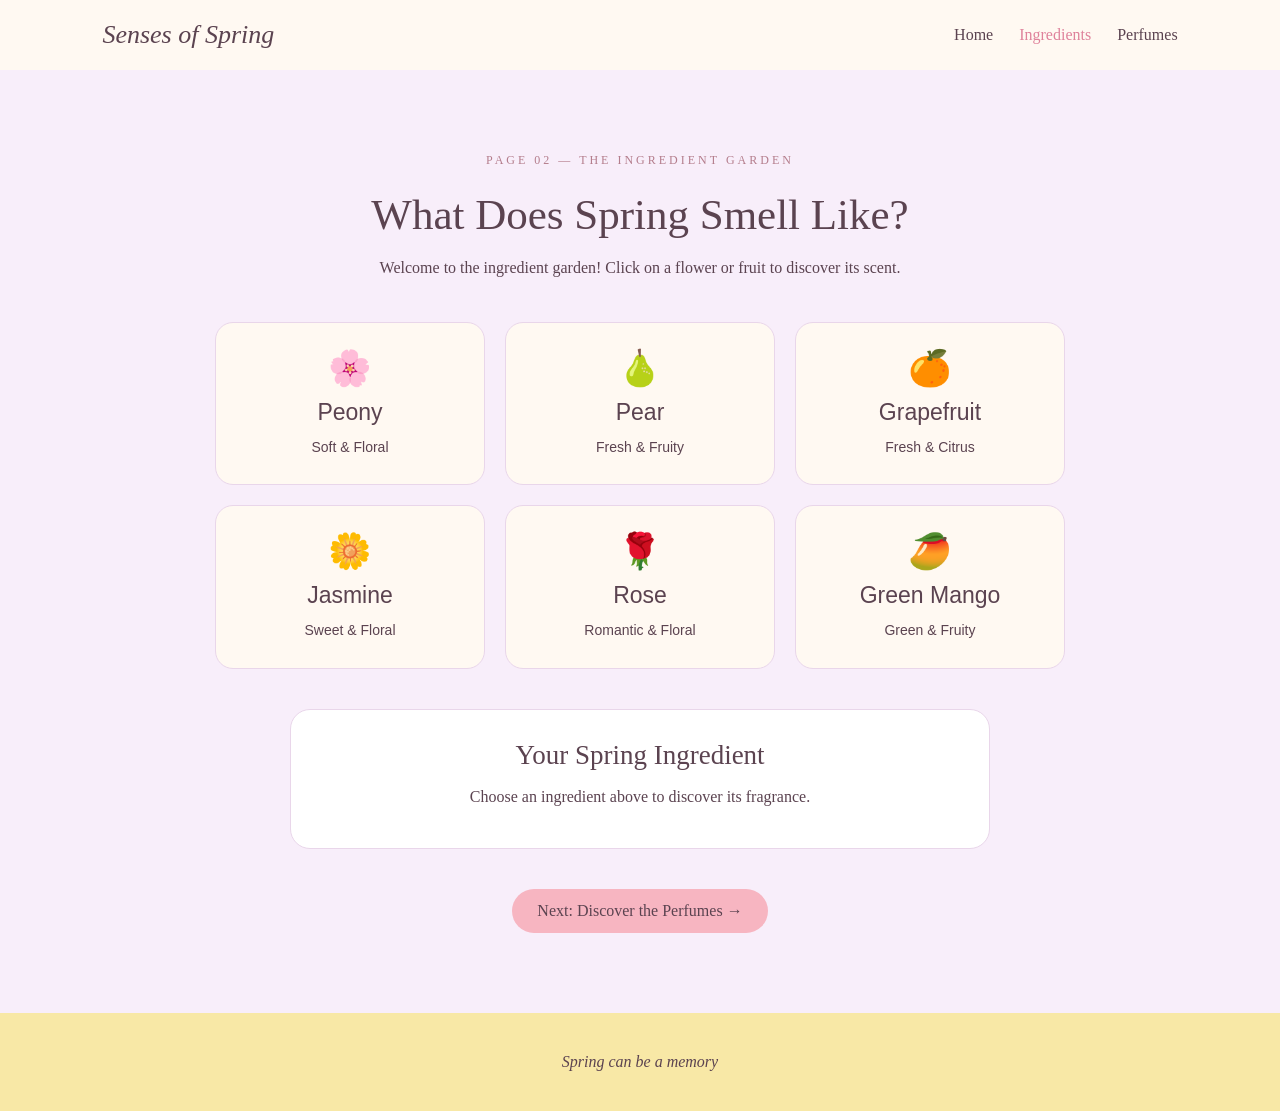
<file: page1.html>
<!DOCTYPE html>
<html lang="en">
<head>
    <meta charset="UTF-8">
    <meta name="viewport" content="width=device-width, initial-scale=1.0">
    <title>The Ingredient Garden – Senses of Spring</title>
    <link rel="stylesheet" href="style.css">
</head>

<body>

<nav>
    <h2>Senses of Spring</h2>
    <div>
        <a href="index.html">Home</a>
        <a href="page1.html" class="active">Ingredients</a>
        <a href="page2.html">Perfumes</a>
    </div>
</nav>

<section id="ingredients" class="ingredients">

    <p class="small-title">PAGE 02 — THE INGREDIENT GARDEN</p>

    <h2>What Does Spring Smell Like?</h2>

    <p class="description">
        Welcome to the ingredient garden! Click on a flower or fruit to discover its scent.
    </p>

    <div class="ingredient-grid">

        <button onclick="showIngredient('Peony', 'A soft, romantic floral scent. Featured in Dior Blooming Bouquet and Maison Margiela Springtime in a Park.')">
            <span>🌸</span>
            <h3>Peony</h3>
            <p>Soft & Floral</p>
        </button>

        <button onclick="showIngredient('Pear', 'A juicy, fresh and slightly sweet fruity scent. Featured in Maison Margiela Springtime in a Park.')">
            <span>🍐</span>
            <h3>Pear</h3>
            <p>Fresh & Fruity</p>
        </button>

        <button onclick="showIngredient('Grapefruit', 'A bright citrus scent with a fresh and slightly bitter character. Featured in Hermès Un Jardin sur le Nil.')">
            <span>🍊</span>
            <h3>Grapefruit</h3>
            <p>Fresh & Citrus</p>
        </button>

        <button onclick="showIngredient('Jasmine', 'A sweet and delicate white floral scent that brings a soft garden feeling.')">
            <span>🌼</span>
            <h3>Jasmine</h3>
            <p>Sweet & Floral</p>
        </button>

        <button onclick="showIngredient('Rose', 'A classic floral scent that feels romantic, fresh and elegant. Featured in Dior and Maison Margiela.')">
            <span>🌹</span>
            <h3>Rose</h3>
            <p>Romantic & Floral</p>
        </button>

        <button onclick="showIngredient('Green Mango', 'A juicy green fruity note with a fresh and slightly tart character. Featured in Hermès Un Jardin sur le Nil.')">
            <span>🥭</span>
            <h3>Green Mango</h3>
            <p>Green & Fruity</p>
        </button>

    </div>

    <div id="ingredient-info" class="info-box">
        <h3>Your Spring Ingredient</h3>
        <p>Choose an ingredient above to discover its fragrance.</p>
    </div>

    <a href="page2.html" class="main-button">
        Next: Discover the Perfumes →
    </a>

</section>


<footer>
    <p>Spring can be a memory</p>
</footer>

<script>

function showIngredient(name, description) {

    document.getElementById("ingredient-info").innerHTML =
        "<h3>" + name + "</h3>" +
        "<p>" + description + "</p>";

}
</script>

</body>
</html>
</file>
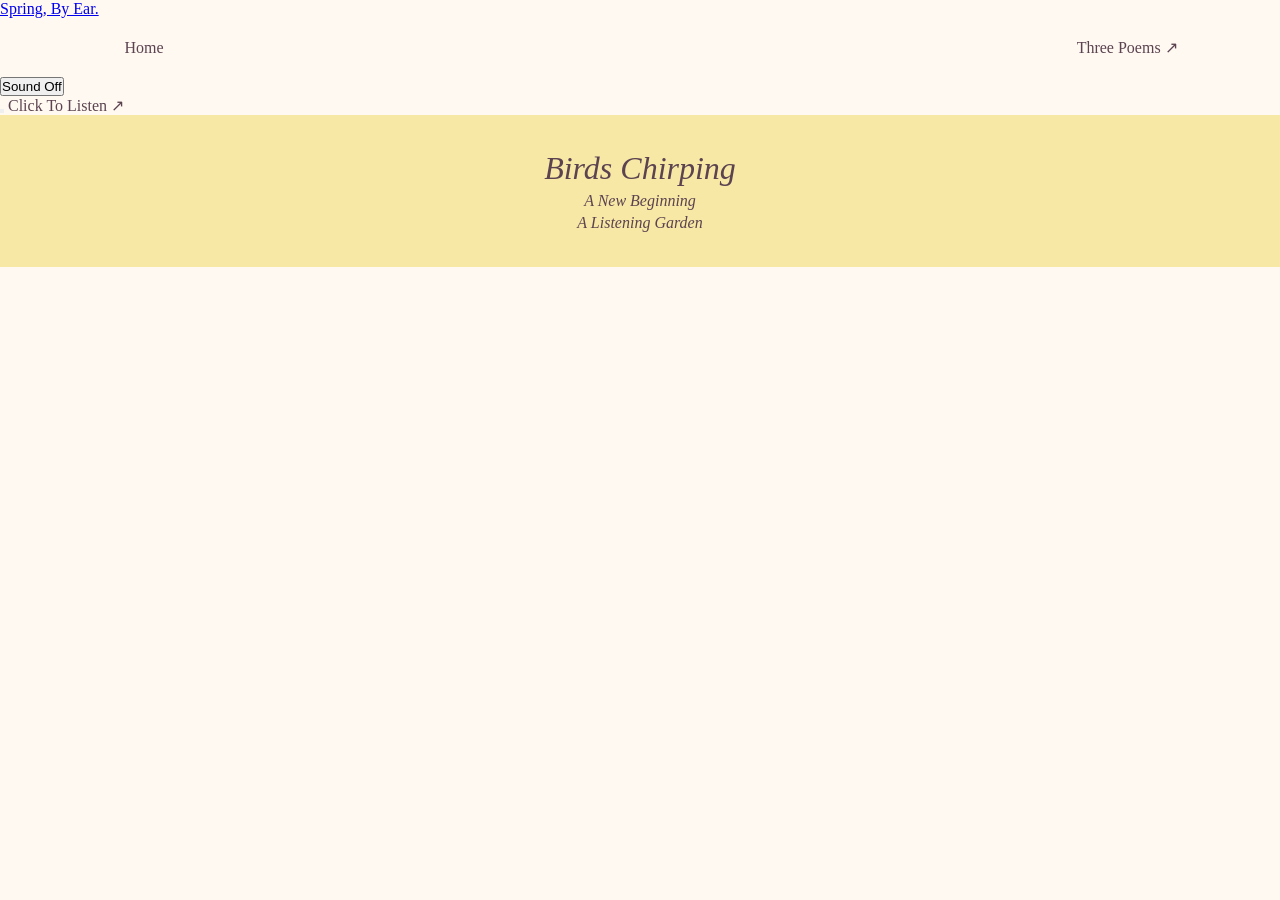
<file: page2.html>
<!doctype html>
<html lang="en">
<head>
<meta charset="utf-8">
<meta name="viewport" content="width=device-width, initial-scale=1">
<meta name="theme-color" content="#dbb5b7">
<title>Spring, By Ear — A Listening Garden</title>
<link rel="stylesheet" href="style.css">
<script defer src="script.js"></script>
</head>
<body>
<main id="garden" class="garden" aria-label="Spring listening garden">
 <div class="world active" data-index="0" style="--photo:url('assets/spring-bird.jpg')"><div class="photo"></div></div>
 <div class="world" data-index="1" style="--photo:url('assets/gentle-rain-custom.jpg')"><div class="photo"></div><div class="rain-layer"></div></div>
 <div class="world" data-index="2" style="--photo:url('assets/breeze-custom.jpg')"><div class="photo"></div></div>
 <div class="world" data-index="3" style="--photo:url('assets/bees-scene.jpg')"><div class="photo"></div></div>
 <div class="world" data-index="4" style="--photo:url('assets/growing-plants-scene.jpg')"><div class="photo"></div></div>
 <div class="world" data-index="5" style="--photo:url('assets/seed-pods-scene.jpg')"><div class="photo"></div></div>
 <div class="world" data-index="6" style="--photo:url('assets/water-droplets-custom.jpg')"><div class="photo"></div></div>
 <div class="world" data-index="7" style="--photo:url('assets/garden-path-scene.jpg')"><div class="photo"></div></div>
 <div class="backup-photo" aria-hidden="true"></div><div class="wash" aria-hidden="true"></div><div class="grain" aria-hidden="true"></div>
 <header class="topbar">
  <a class="brand" href="../index.html">Spring, By Ear.</a>
  <nav class="page-links"><a href="../index.html">Home</a><a href="page3.html">Three Poems ↗</a></nav>
  <button id="soundToggle" class="sound-button" type="button" aria-label="Enable sound" aria-pressed="false"><span class="bars" aria-hidden="true"><b></b><b></b><b></b><b></b></span><span id="soundText">Sound Off</span></button>
 </header>
 <div class="interaction">
   <button id="spinWheel" class="spin-wheel" type="button" aria-label="Click to spin to the next spring scene"><span id="wheelFace" class="wheel-face" aria-hidden="true"><span class="petal p1"></span><span class="petal p2"></span><span class="petal p3"></span><span class="petal p4"></span><span class="center-dot"></span></span></button>
   <span id="spinHint" class="spin-hint">Click To Listen <span aria-hidden="true">↗</span></span>
 </div>
 <footer class="footer"><div class="caption"><h1 id="sceneName">Birds Chirping</h1><p id="sceneMicro">A New Beginning</p></div><div class="footer-note">A Listening Garden</div></footer>
 <div id="preloadStatus" class="sr-only" aria-live="polite"></div><div class="audio-message" id="audioMessage" role="status" aria-live="polite"></div>
</main>
</body>
</html>
</file>
<file: style.css>
* {
    margin: 0;
    padding: 0;
    box-sizing: border-box;
}

html {
    scroll-behavior: smooth;
}

body {
    background-color: #fff9f2;
    color: #5b4350;
    font-family: Georgia, serif;
}

section {
    padding: 80px 8%;
}

h1, h2, h3 {
    font-weight: normal;
}

p {
    line-height: 1.7;
}

nav {
    display: flex;
    justify-content: space-between;
    align-items: center;
    padding: 20px 8%;
    background-color: #fff9f2;
}

nav h2 {
    font-style: italic;
    font-size: 26px;
}

nav a {
    color: #5b4350;
    text-decoration: none;
    margin-left: 22px;
}

nav a:hover {
    color: #df829b;
}

.home {
    min-height: 650px;
    display: flex;
    align-items: center;
    background-image: url("gettyimages-108198334.jpg");
    background-size: cover;
    background-position: center;
}

.home-content {
    max-width: 550px;
    padding: 40px;
    background-color: rgba(255, 249, 242, 0.85);
}

.small-title {
    color: #b47d8c;
    letter-spacing: 3px;
    font-size: 12px;
    margin-bottom: 20px;
}

.home h1 {
    font-size: 75px;
    line-height: 1.1;
}

.home h1 span {
    color: #df829b;
    font-style: italic;
}

.intro {
    margin: 25px 0;
    font-size: 17px;
}

.main-button {
    display: inline-block;
    background-color: #f7b5c1;
    color: #5b4350;
    text-decoration: none;
    padding: 13px 25px;
    border-radius: 30px;
    margin-top: 20px;
}

.main-button:hover {
    background-color: #e9d6ea;
}

.hub {
    text-align: center;
}

.hub h2 {
    font-size: 42px;
}

.hub > p {
    margin: 12px 0 35px;
}

.hub-grid {
    display: grid;
    grid-template-columns: repeat(5, 1fr);
    gap: 15px;
}

.hub-card {
    padding: 30px 15px;
    background-color: #e9d6ea;
    color: #5b4350;
    text-decoration: none;
    border-radius: 18px;
}

.hub-card:nth-child(even) {
    background-color: #f8e8a6;
}

.hub-card.scent {
    background-color: #f7b5c1;
}

.hub-card span {
    font-size: 13px;
}

.hub-card h3 {
    font-size: 25px;
    margin: 15px 0;
}

.hub-card:hover {
    transform: translateY(-5px);
}

.ingredients {
    text-align: center;
    background-color: #f8eefa;
}

.ingredients h2,
.perfumes h2 {
    font-size: 43px;
}

.description {
    max-width: 550px;
    margin: 15px auto 40px;
}

.ingredient-grid {
    display: grid;
    grid-template-columns: repeat(3, 1fr);
    gap: 20px;
    max-width: 850px;
    margin: auto;
}

.ingredient-grid button {
    background-color: #fff9f2;
    padding: 25px;
    border: 1px solid #e9d6ea;
    border-radius: 18px;
    color: #5b4350;
    cursor: pointer;
}

.ingredient-grid button:hover {
    background-color: #f7b5c1;
}

.ingredient-grid span {
    font-size: 35px;
}

.ingredient-grid h3 {
    font-size: 23px;
    margin: 10px 0;
}

.ingredient-grid p {
    font-size: 14px;
}

.info-box {
    background-color: white;
    max-width: 700px;
    margin: 40px auto 20px;
    padding: 30px;
    border-radius: 20px;
    border: 1px solid #e9d6ea;
}

.info-box h3 {
    font-size: 27px;
    margin-bottom: 12px;
}

.info-box p {
    margin: 8px 0;
}

.perfumes {
    text-align: center;
}

.perfume-grid {
    display: grid;
    grid-template-columns: repeat(3, 1fr);
    gap: 25px;
    max-width: 1000px;
    margin: auto;
}

.perfume-card {
    background-color: white;
    border: none;
    border-radius: 15px;
    padding-bottom: 25px;
    overflow: hidden;
    color: #5b4350;
    cursor: pointer;
}

.perfume-card img {
    width: 100%;
    height: 280px;
    object-fit: cover;
}

.perfume-card h3 {
    font-size: 23px;
    margin-top: 20px;
}

.perfume-card p {
    margin: 8px;
}

.perfume-card span {
    display: inline-block;
    margin-top: 12px;
    color: #c77c91;
}

.perfume-card:hover {
    background-color: #f8e8a6;
}

.journey {
    margin: 70px auto 30px;
    max-width: 700px;
}

.journey h2 {
    font-size: 35px;
}

.journey > p {
    margin: 12px 0 25px;
}

.scent-timeline {
    display: flex;
    justify-content: space-between;
    gap: 15px;
    margin: 40px 0 30px;
}

.timeline-item {
    flex: 1;
    padding: 18px 10px;
    background-color: #e9d6ea;
    border-radius: 15px;
    opacity: 0.5;
    transition: 0.3s;
}

.timeline-item.active {
    background-color: #f7b5c1;
    opacity: 1;
}

.timeline-item span {
    font-size: 13px;
    letter-spacing: 2px;
}

.timeline-item p {
    margin-top: 8px;
    font-size: 14px;
}

.stage-buttons {
    margin: 25px 0;
}

.stage-buttons button {
    padding: 12px 20px;
    margin: 5px;
    border: 1px solid #e9d6ea;
    border-radius: 25px;
    background-color: #e9d6ea;
    color: #5b4350;
    cursor: pointer;
    font-family: Georgia, serif;
    transition: 0.3s;
}

.stage-buttons button:hover,
.stage-buttons button.active {
    background-color: #df829b;
    color: white;
}

.stage-card {
    background-color: white;
    padding: 35px;
    margin-top: 20px;
    border-radius: 20px;
    border: 1px solid #e9d6ea;
    text-align: left;
}

.stage-number {
    color: #b47d8c;
    font-size: 12px;
    letter-spacing: 3px;
}

.stage-card h3 {
    font-size: 32px;
    margin: 15px 0 5px;
}

.stage-subtitle {
    color: #c77c91;
    font-style: italic;
    margin-bottom: 18px;
}

.stage-description {
    line-height: 1.8;
}

.scent-ingredients {
    display: flex;
    flex-wrap: wrap;
    gap: 10px;
    margin: 25px 0;
}

.scent-ingredients span {
    background-color: #f8eefa;
    padding: 10px 16px;
    border-radius: 20px;
    font-size: 14px;
}

.stage-time {
    font-size: 13px;
    color: #987d8a;
    font-style: italic;
}

footer {
    text-align: center;
    padding: 35px;
    background-color: #f8e8a6;
    font-style: italic;
}

@media (max-width: 700px) {

    nav {
        flex-direction: column;
        gap: 15px;
    }

    nav a {
        margin: 0 7px;
    }

    .home h1 {
        font-size: 50px;
    }

    .hub-grid {
        grid-template-columns: repeat(2, 1fr);
    }

    .ingredient-grid {
        grid-template-columns: repeat(2, 1fr);
    }

    .perfume-grid {
        grid-template-columns: 1fr;
    }

    .scent-timeline {
        gap: 8px;
    }

    .timeline-item {
        padding: 12px 6px;
    }

    .timeline-item p {
        font-size: 11px;
    }

    .stage-card {
        padding: 22px;
    }

    .stage-card h3 {
        font-size: 26px;
    }

    .stage-buttons button {
        padding: 10px 14px;
    }

}

nav a.active {
    color: #df829b;
}
</file>
